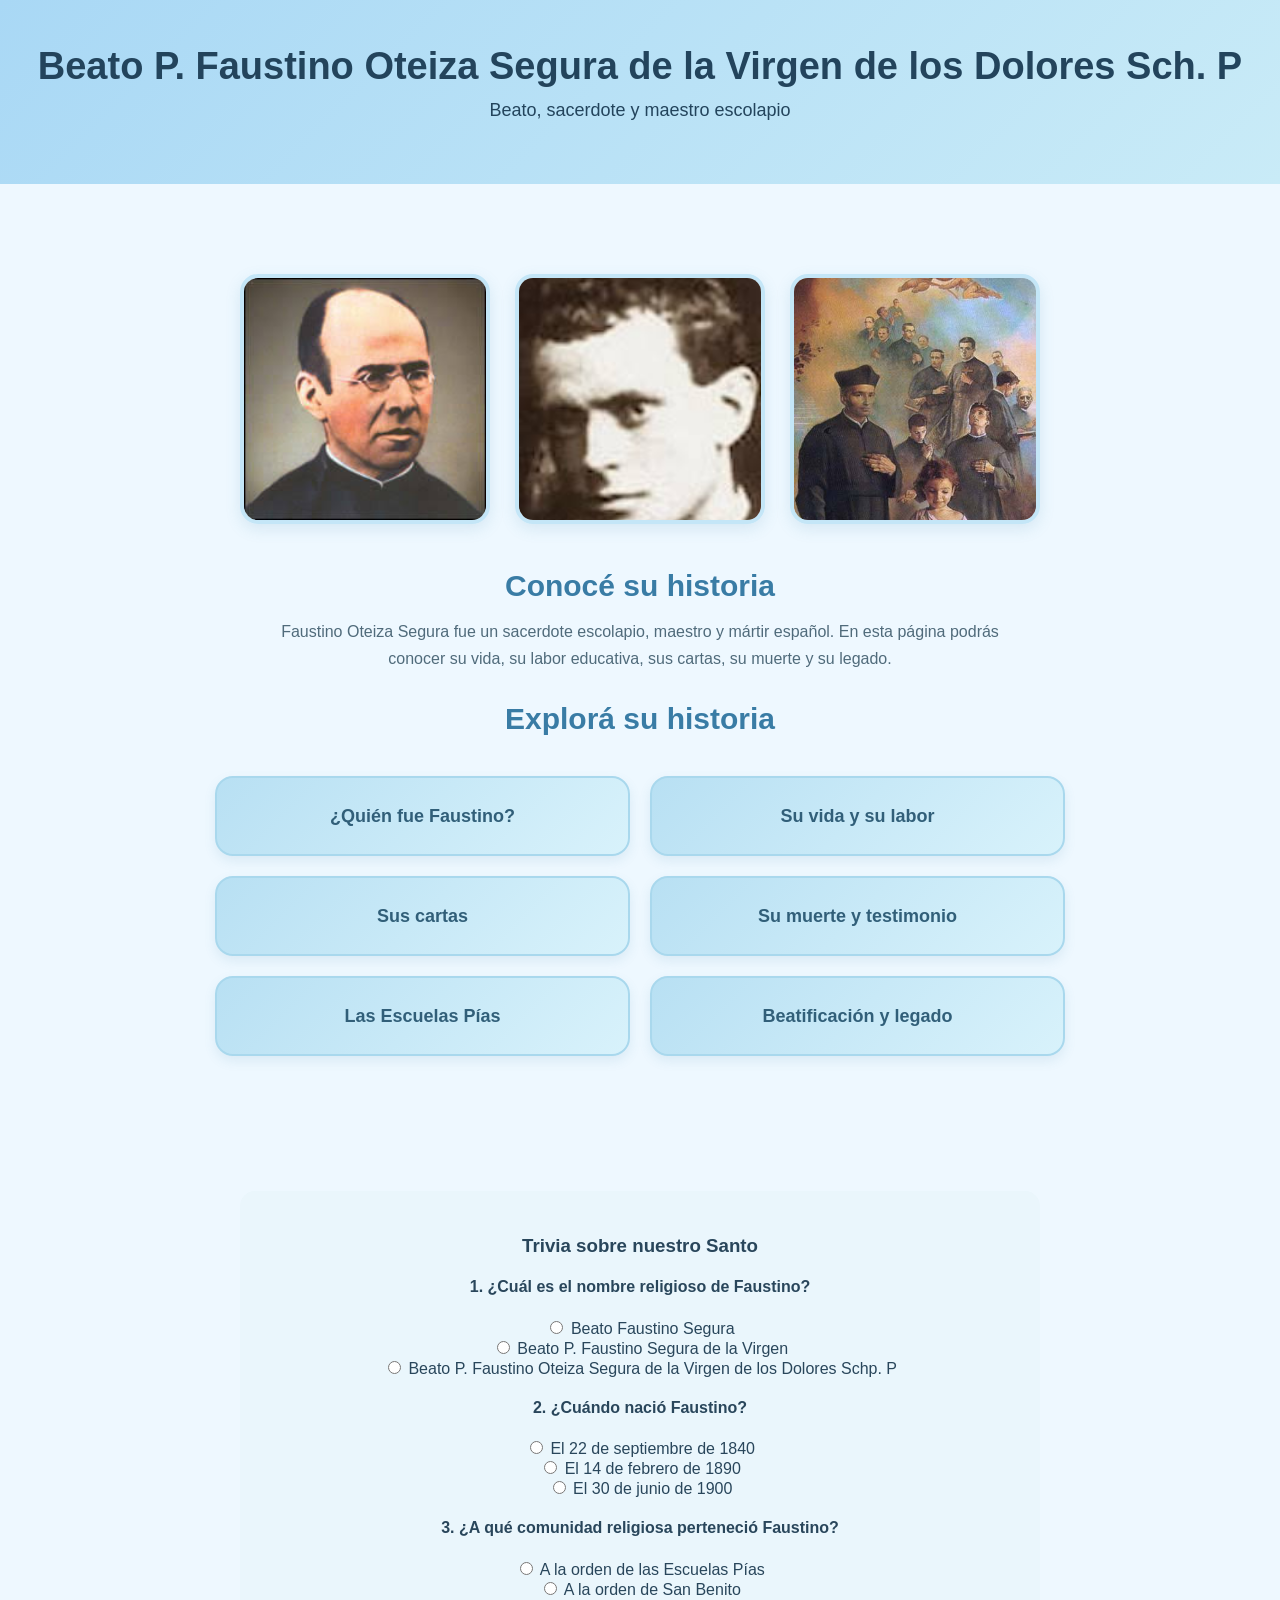
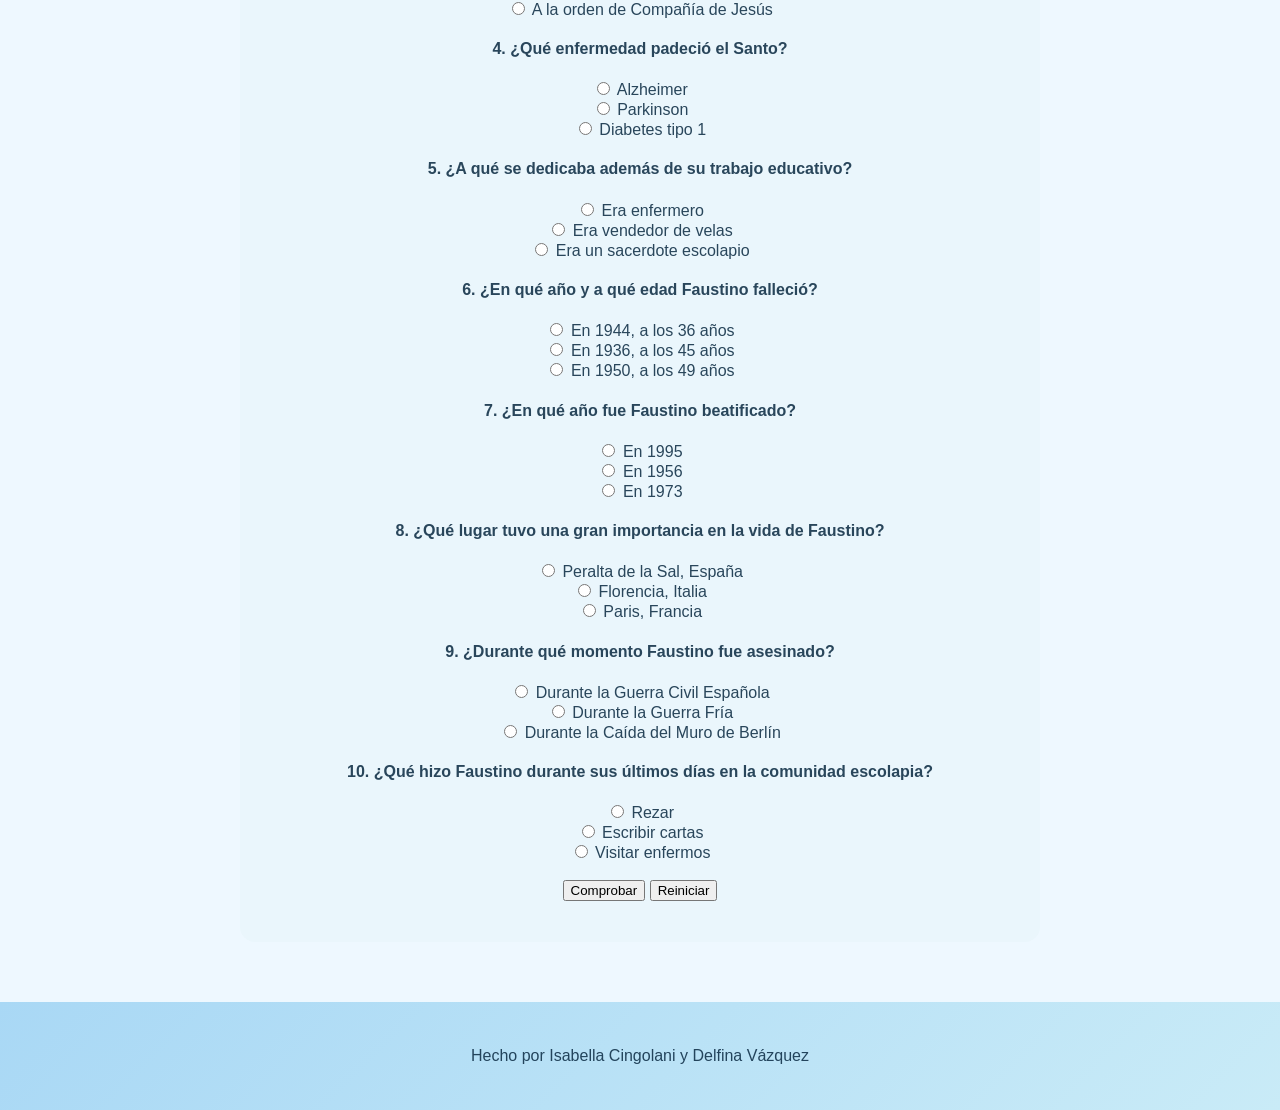
<file: index.html>
<!DOCTYPE html>
<html lang="es">
<head>
    <meta charset="UTF-8">
    <meta name="viewport" content="width=device-width, initial-scale=1.0">
    <title>Beato P. Faustino Oteiza Segura de la Virgen de los Dolores Sch. P</title>
    <link rel="stylesheet" href="css/styles.css">
</head>
<body>
     <header>
        <h1>Beato P. Faustino Oteiza Segura de la Virgen de los Dolores Sch. P</h1>
        <p>Beato, sacerdote y maestro escolapio</p>
    </header>

    <main class="inicio">
        <div class="imagenes-index">

        <img src="img/faustino oteiza segura.jfif" alt="Faustino Oteiza Segura" width 350>
        <img src="img/faustino oteiza segura 2.jfif" alt="Faustino Oteiza Segura" width 350>
        <img src="img/faustino oteiza segura 3.jfif" alt="Faustino Oteiza Segura" width 350>

        </div>

        <h2>Conocé su historia</h2>

        <p>
            Faustino Oteiza Segura fue un sacerdote escolapio,
            maestro y mártir español. En esta página podrás
            conocer su vida, su labor educativa, sus cartas,
            su muerte y su legado.
        </p>

    <h2>Explorá su historia</h2>

     <section class="menu-principal">

    <a href="pages/quien-fue.html">¿Quién fue Faustino?</a>

    <a href="pages/vida.html">Su vida y su labor</a>

    <a href="pages/cartas.html">Sus cartas</a>

    <a href="pages/muerte.html">Su muerte y testimonio</a>

    <a href="pages/escuelas-pias.html">Las Escuelas Pías</a>

    <a href="pages/legado.html">Beatificación y legado</a>

</section>

    </main>

    <div id="trivia">
      

    <h3>Trivia sobre nuestro Santo</h3>
    <h4>1. ¿Cuál es el nombre religioso de Faustino?</h4>
    <input type="radio" name="p1" value="a"> Beato Faustino Segura<br>
    <input type="radio" name="p1" value="b"> Beato P. Faustino Segura de la Virgen<br>
    <input type="radio" name="p1" value="c"> Beato P. Faustino Oteiza Segura de la Virgen de los Dolores Schp. P<br>
    <h4>2. ¿Cuándo nació Faustino?</h4>
    <input type="radio" name="p2" value="a"> El 22 de septiembre de 1840<br>
    <input type="radio" name="p2" value="b"> El 14 de febrero de 1890<br>
    <input type="radio" name="p2" value="c"> El 30 de junio de 1900<br>
    <h4>3. ¿A qué comunidad religiosa perteneció Faustino?</h4>
    <input type="radio" name="p3" value="a"> A la orden de las Escuelas Pías<br>
    <input type="radio" name="p3" value="b"> A la orden de San Benito<br>
    <input type="radio" name="p3" value="c"> A la orden de Compañía de Jesús<br>
    <h4>4. ¿Qué enfermedad padeció el Santo?</h4>
    <input type="radio" name="p4" value="a"> Alzheimer<br>
    <input type="radio" name="p4" value="b"> Parkinson<br>
    <input type="radio" name="p4" value="c"> Diabetes tipo 1<br>
    <h4>5. ¿A qué se dedicaba además de su trabajo educativo?</h4>
    <input type="radio" name="p5" value="a"> Era enfermero<br>
    <input type="radio" name="p5" value="b"> Era vendedor de velas<br>
    <input type="radio" name="p5" value="c"> Era un sacerdote escolapio<br>
    <h4>6. ¿En qué año y a qué edad Faustino falleció?</h4>
    <input type="radio" name="p6" value="a"> En 1944, a los 36 años<br>
    <input type="radio" name="p6" value="b"> En 1936, a los 45 años<br>
    <input type="radio" name="p6" value="c"> En 1950, a los 49 años<br>
    <h4>7. ¿En qué año fue Faustino beatificado?</h4>
    <input type="radio" name="p7" value="a"> En 1995 <br>
    <input type="radio" name="p7" value="b"> En 1956 <br>
    <input type="radio" name="p7" value="c"> En 1973 <br>
    <h4>8. ¿Qué lugar tuvo una gran importancia en la vida de Faustino?</h4>
    <input type="radio" name="p8" value="a"> Peralta de la Sal, España <br>
    <input type="radio" name="p8" value="b"> Florencia, Italia <br>
    <input type="radio" name="p8" value="c"> Paris, Francia<br>
    <h4>9. ¿Durante qué momento Faustino fue asesinado?</h4>
    <input type="radio" name="p9" value="a"> Durante la Guerra Civil Española <br>
    <input type="radio" name="p9" value="b"> Durante la Guerra Fría <br>
    <input type="radio" name="p9" value="c"> Durante la Caída del Muro de Berlín<br>
    <h4>10. ¿Qué hizo Faustino durante sus últimos días en la comunidad escolapia?</h4>
    <input type="radio" name="p10" value="a"> Rezar <br>
    <input type="radio" name="p10" value="b"> Escribir cartas<br>
    <input type="radio" name="p10" value="c"> Visitar enfermos<br>
    <br>
    <button id="comprobar" type="button">Comprobar</button>
    <button id="reiniciar" type="button">Reiniciar</button>
    <p id="resultado"></p>
    </div>
    <script src="./js/trivia.js"></script>

    <footer>
        <p>Hecho por Isabella Cingolani y Delfina Vázquez</p>
    </footer>

</body>
</html>
</file>
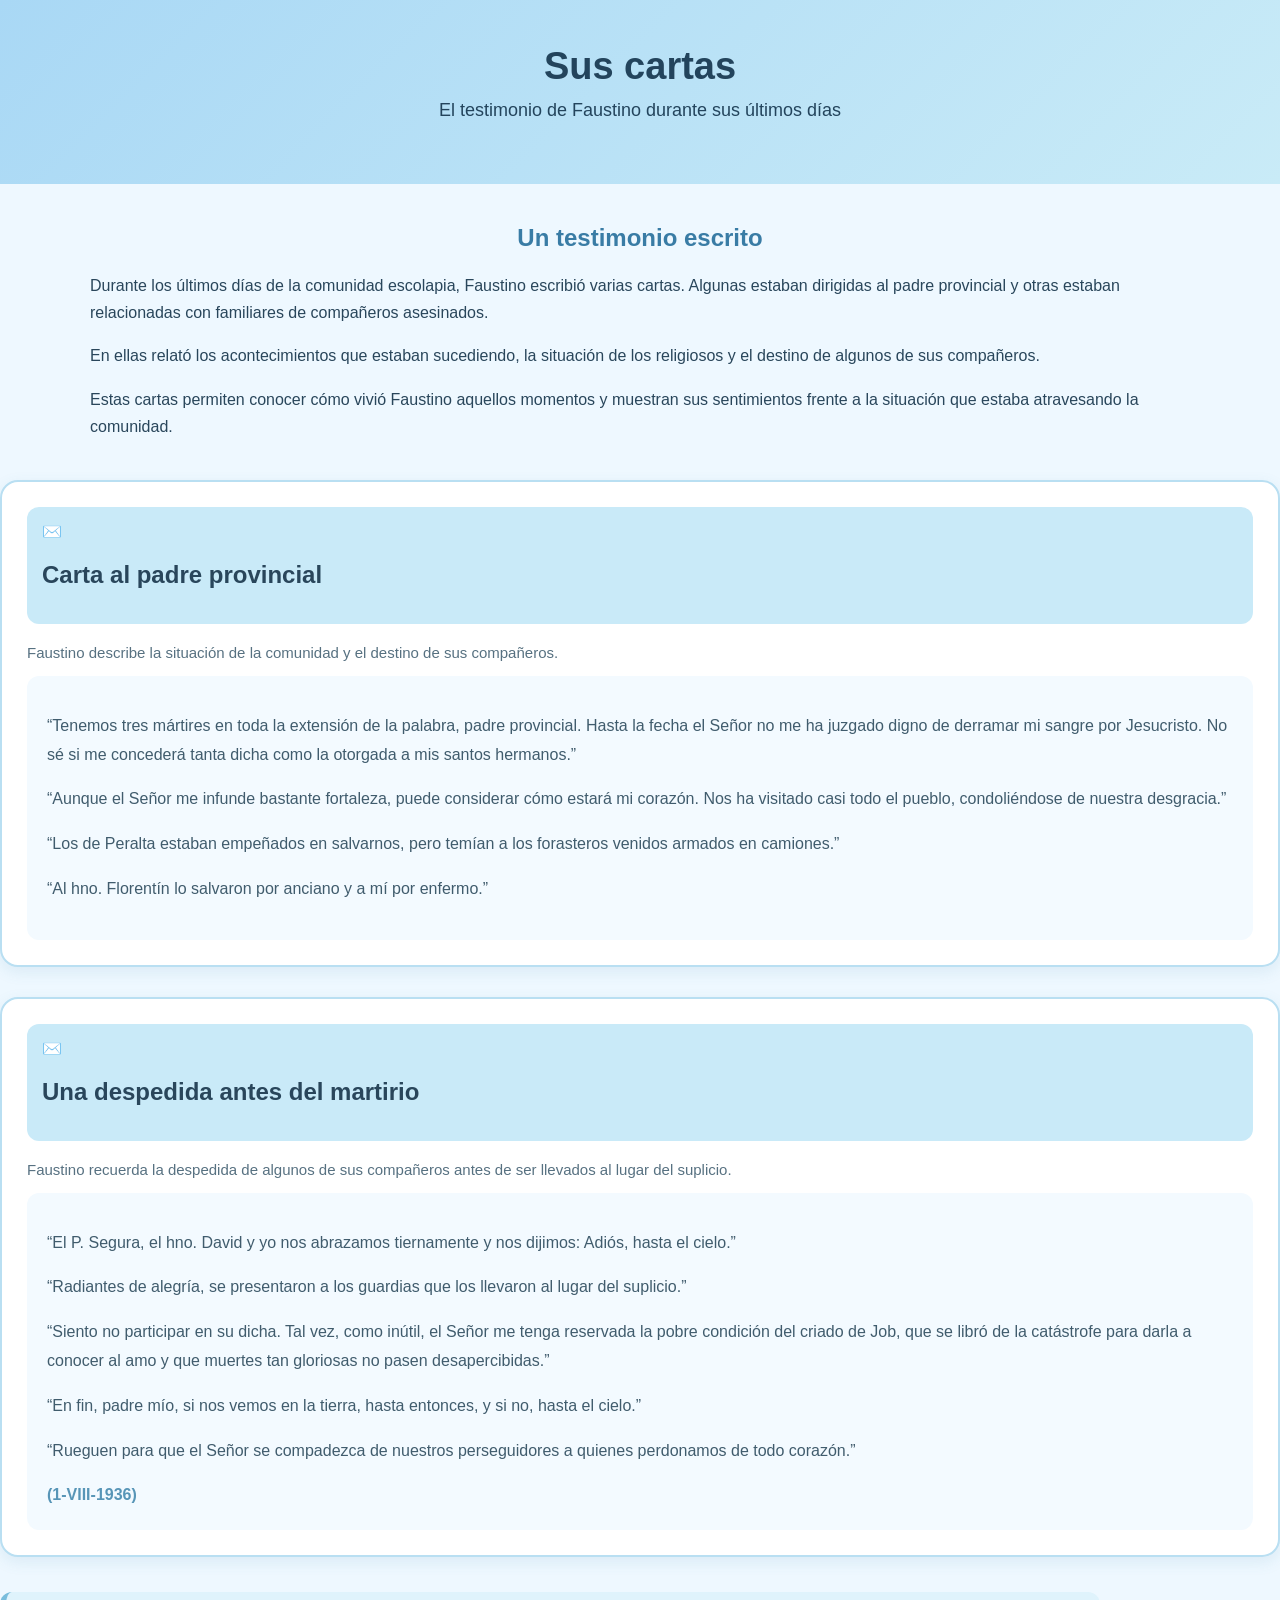
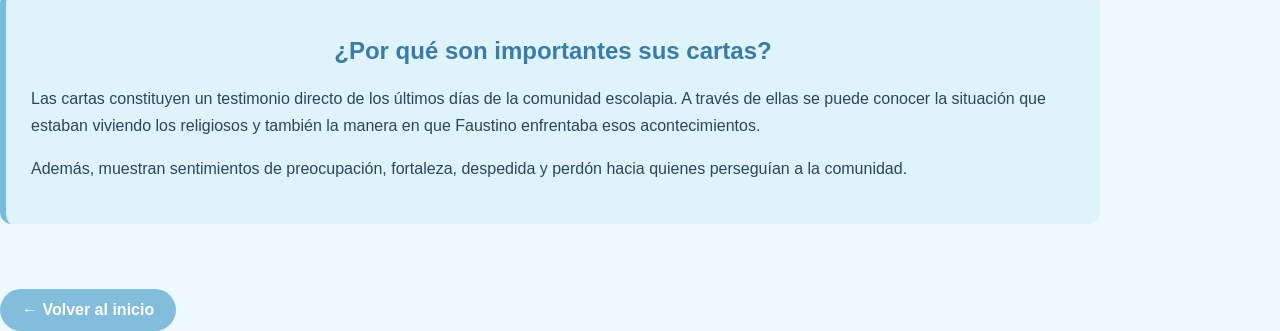
<file: pages/cartas.html>
<!DOCTYPE html>
<html lang="es">
<head>
    <meta charset="UTF-8">
    <meta name="viewport" content="width=device-width, initial-scale=1.0">
    <title>Sus cartas</title>
    <link rel="stylesheet" href="../css/styles.css">
</head>

<body>

    <header>
        <h1>Sus cartas</h1>
        <p>El testimonio de Faustino durante sus últimos días</p>
    </header>

    <main>

        <section class="contenido">

            <h2>Un testimonio escrito</h2>

            <p>
                Durante los últimos días de la comunidad escolapia, Faustino
                escribió varias cartas. Algunas estaban dirigidas al padre
                provincial y otras estaban relacionadas con familiares de
                compañeros asesinados.
            </p>

            <p>
                En ellas relató los acontecimientos que estaban sucediendo,
                la situación de los religiosos y el destino de algunos de sus
                compañeros.
            </p>

            <p>
                Estas cartas permiten conocer cómo vivió Faustino aquellos
                momentos y muestran sus sentimientos frente a la situación
                que estaba atravesando la comunidad.
            </p>

        </section>


        <section class="cartas-container">

            <article class="card-carta">

                <div class="card-carta-header">
                    <span>✉️</span>
                    <h2>Carta al padre provincial</h2>
                </div>

                <p class="descripcion-carta">
                    Faustino describe la situación de la comunidad y el
                    destino de sus compañeros.
                </p>

                <div class="carta-texto">

                    <p>
                        “Tenemos tres mártires en toda la extensión de la
                        palabra, padre provincial. Hasta la fecha el Señor no
                        me ha juzgado digno de derramar mi sangre por Jesucristo.
                        No sé si me concederá tanta dicha como la otorgada a
                        mis santos hermanos.”
                    </p>

                    <p>
                        “Aunque el Señor me infunde bastante fortaleza, puede
                        considerar cómo estará mi corazón. Nos ha visitado casi
                        todo el pueblo, condoliéndose de nuestra desgracia.”
                    </p>

                    <p>
                        “Los de Peralta estaban empeñados en salvarnos, pero
                        temían a los forasteros venidos armados en camiones.”
                    </p>

                    <p>
                        “Al hno. Florentín lo salvaron por anciano y a mí por
                        enfermo.”
                    </p>

                </div>

            </article>


            <article class="card-carta">

                <div class="card-carta-header">
                    <span>✉️</span>
                    <h2>Una despedida antes del martirio</h2>
                </div>

                <p class="descripcion-carta">
                    Faustino recuerda la despedida de algunos de sus
                    compañeros antes de ser llevados al lugar del suplicio.
                </p>

                <div class="carta-texto">

                    <p>
                        “El P. Segura, el hno. David y yo nos abrazamos
                        tiernamente y nos dijimos: Adiós, hasta el cielo.”
                    </p>

                    <p>
                        “Radiantes de alegría, se presentaron a los guardias
                        que los llevaron al lugar del suplicio.”
                    </p>

                    <p>
                        “Siento no participar en su dicha. Tal vez, como
                        inútil, el Señor me tenga reservada la pobre condición
                        del criado de Job, que se libró de la catástrofe para
                        darla a conocer al amo y que muertes tan gloriosas no
                        pasen desapercibidas.”
                    </p>

                    <p>
                        “En fin, padre mío, si nos vemos en la tierra, hasta
                        entonces, y si no, hasta el cielo.”
                    </p>

                    <p>
                        “Rueguen para que el Señor se compadezca de nuestros
                        perseguidores a quienes perdonamos de todo corazón.”
                    </p>

                    <span class="fecha-carta">(1-VIII-1936)</span>

                </div>

            </article>

        </section>


        <section class="contenido destacado">

            <h2>¿Por qué son importantes sus cartas?</h2>

            <p>
                Las cartas constituyen un testimonio directo de los últimos
                días de la comunidad escolapia. A través de ellas se puede
                conocer la situación que estaban viviendo los religiosos y
                también la manera en que Faustino enfrentaba esos
                acontecimientos.
            </p>

            <p>
                Además, muestran sentimientos de preocupación, fortaleza,
                despedida y perdón hacia quienes perseguían a la comunidad.
            </p>

        </section>


        <a class="boton-volver" href="../index.html">
            ← Volver al inicio
        </a>

    </main>

</body>
</html>
</file>
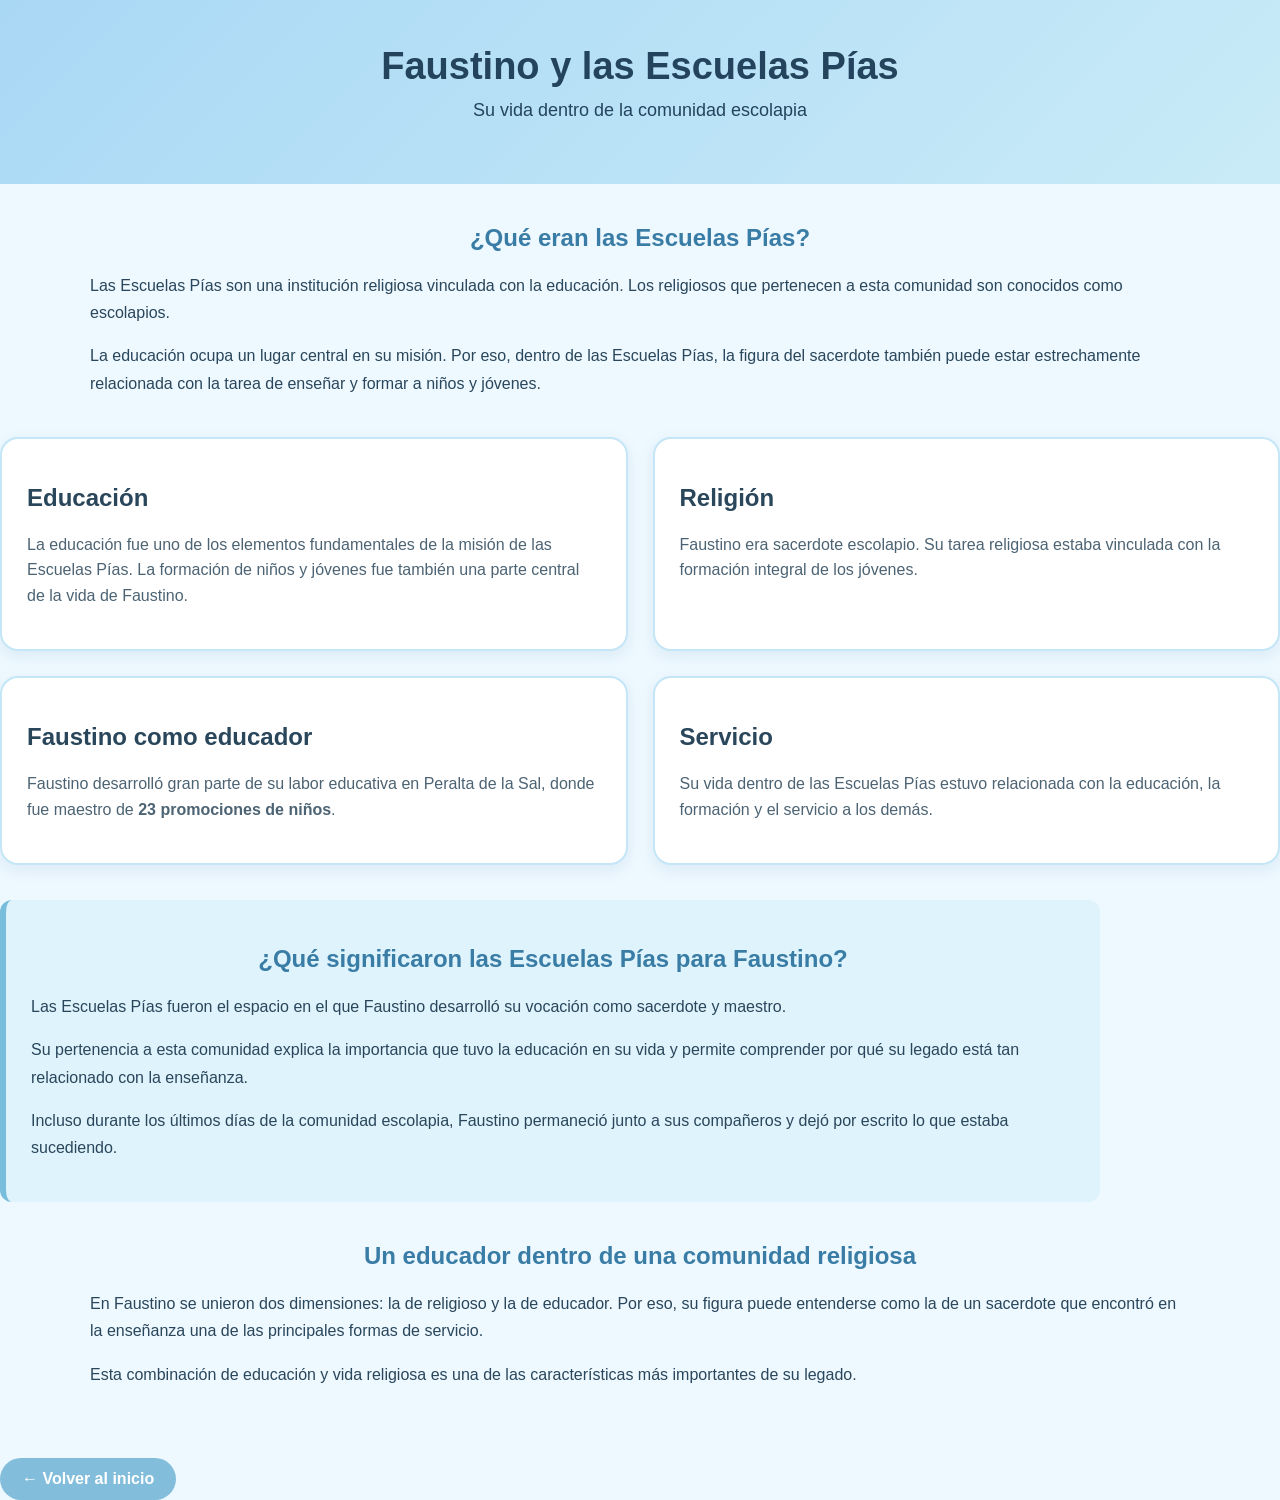
<file: pages/escuelas-pias.html>
<!DOCTYPE html>
<html lang="es">
<head>
    <meta charset="UTF-8">
    <meta name="viewport" content="width=device-width, initial-scale=1.0">
    <title>Faustino y las Escuelas Pías</title>
    <link rel="stylesheet" href="../css/styles.css">
</head>

<body>

    <header>
        <h1>Faustino y las Escuelas Pías</h1>
        <p>Su vida dentro de la comunidad escolapia</p>
    </header>

    <main>

        <section class="contenido">

            <h2>¿Qué eran las Escuelas Pías?</h2>

            <p>
                Las Escuelas Pías son una institución religiosa vinculada con
                la educación. Los religiosos que pertenecen a esta comunidad
                son conocidos como escolapios.
            </p>

            <p>
                La educación ocupa un lugar central en su misión. Por eso,
                dentro de las Escuelas Pías, la figura del sacerdote también
                puede estar estrechamente relacionada con la tarea de enseñar
                y formar a niños y jóvenes.
            </p>

        </section>


        <section class="cards-container">

            <article class="card">
                <h2>Educación</h2>

                <p>
                    La educación fue uno de los elementos fundamentales de la
                    misión de las Escuelas Pías. La formación de niños y
                    jóvenes fue también una parte central de la vida de
                    Faustino.
                </p>
            </article>


            <article class="card">
                <h2>Religión</h2>

                <p>
                    Faustino era sacerdote escolapio. Su tarea religiosa
                    estaba vinculada con la formación integral de los jóvenes.
                </p>
            </article>


            <article class="card">
                <h2>Faustino como educador</h2>

                <p>
                    Faustino desarrolló gran parte de su labor educativa en
                    Peralta de la Sal, donde fue maestro de
                    <strong>23 promociones de niños</strong>.
                </p>
            </article>


            <article class="card">
                <h2>Servicio</h2>

                <p>
                    Su vida dentro de las Escuelas Pías estuvo relacionada con
                    la educación, la formación y el servicio a los demás.
                </p>
            </article>

        </section>


        <section class="contenido destacado">

            <h2>¿Qué significaron las Escuelas Pías para Faustino?</h2>

            <p>
                Las Escuelas Pías fueron el espacio en el que Faustino
                desarrolló su vocación como sacerdote y maestro.
            </p>

            <p>
                Su pertenencia a esta comunidad explica la importancia que
                tuvo la educación en su vida y permite comprender por qué su
                legado está tan relacionado con la enseñanza.
            </p>

            <p>
                Incluso durante los últimos días de la comunidad escolapia,
                Faustino permaneció junto a sus compañeros y dejó por escrito
                lo que estaba sucediendo.
            </p>

        </section>


        <section class="contenido">

            <h2>Un educador dentro de una comunidad religiosa</h2>

            <p>
                En Faustino se unieron dos dimensiones: la de religioso y la
                de educador. Por eso, su figura puede entenderse como la de
                un sacerdote que encontró en la enseñanza una de las
                principales formas de servicio.
            </p>

            <p>
                Esta combinación de educación y vida religiosa es una de las
                características más importantes de su legado.
            </p>

        </section>


        <a class="boton-volver" href=""../index.html"">
            ← Volver al inicio
        </a>

    </main>

</body>
</html>
</file>
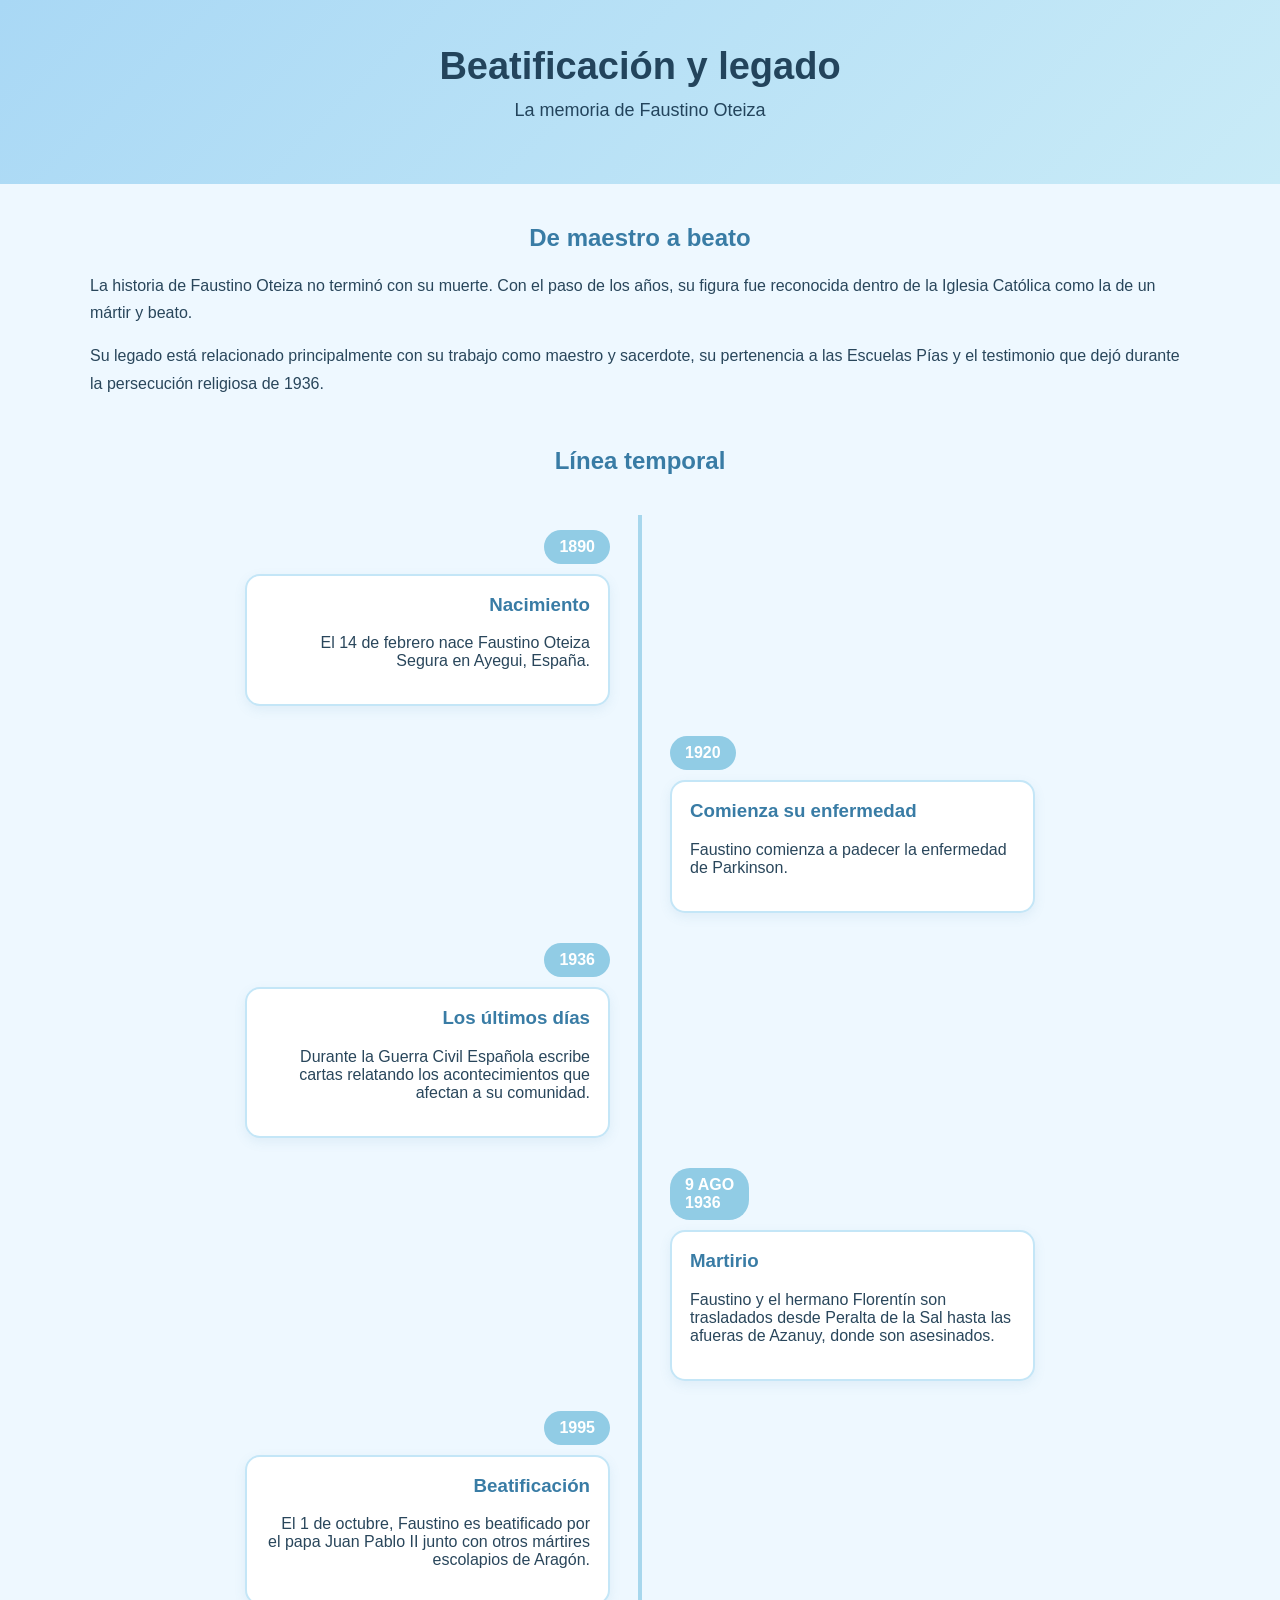
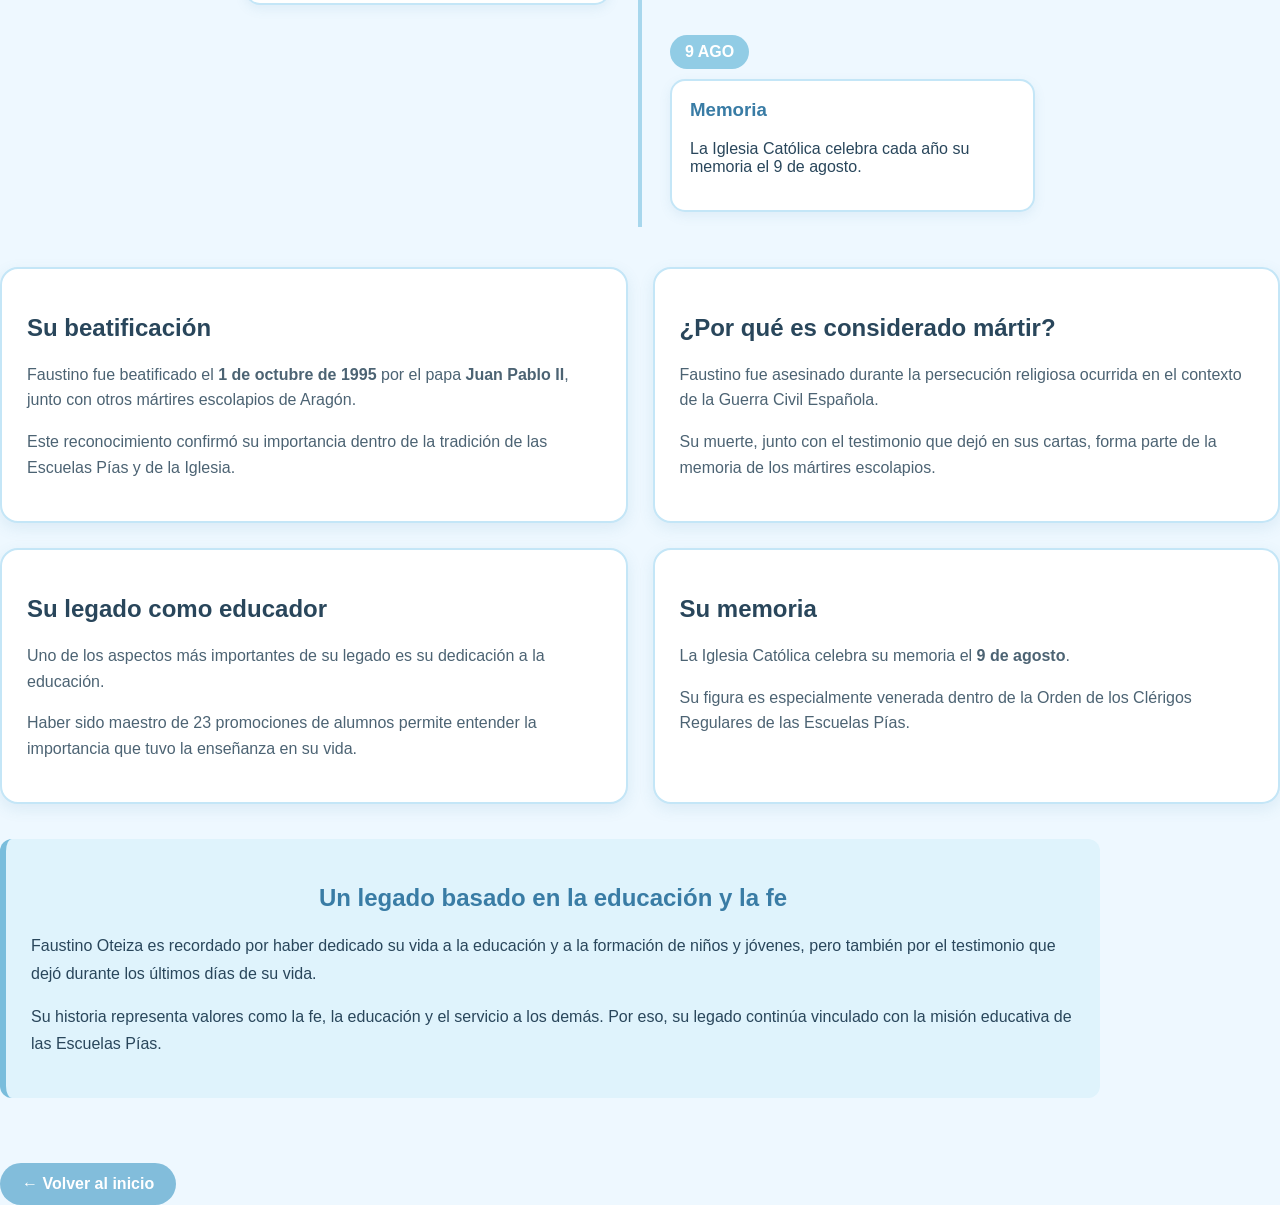
<file: pages/legado.html>
<!DOCTYPE html>
<html lang="es">
<head>
    <meta charset="UTF-8">
    <meta name="viewport" content="width=device-width, initial-scale=1.0">
    <title>Beatificación y legado</title>
    <link rel="stylesheet" href="../css/styles.css">
</head>

<body>

    <header>
        <h1>Beatificación y legado</h1>
        <p>La memoria de Faustino Oteiza</p>
    </header>

    <main>

        <section class="contenido">

            <h2>De maestro a beato</h2>

            <p>
                La historia de Faustino Oteiza no terminó con su muerte.
                Con el paso de los años, su figura fue reconocida dentro de
                la Iglesia Católica como la de un mártir y beato.
            </p>

            <p>
                Su legado está relacionado principalmente con su trabajo como
                maestro y sacerdote, su pertenencia a las Escuelas Pías y el
                testimonio que dejó durante la persecución religiosa de 1936.
            </p>

        </section>


        <section class="timeline-section">

            <h2>Línea temporal</h2>

            <div class="timeline">

                <div class="timeline-item">

                    <div class="timeline-year">1890</div>

                    <div class="timeline-content">

                        <h3>Nacimiento</h3>

                        <p>
                            El 14 de febrero nace Faustino Oteiza Segura
                            en Ayegui, España.
                        </p>

                    </div>

                </div>


                <div class="timeline-item">

                    <div class="timeline-year">1920</div>

                    <div class="timeline-content">

                        <h3>Comienza su enfermedad</h3>

                        <p>
                            Faustino comienza a padecer la enfermedad de
                            Parkinson.
                        </p>

                    </div>

                </div>


                <div class="timeline-item">

                    <div class="timeline-year">1936</div>

                    <div class="timeline-content">

                        <h3>Los últimos días</h3>

                        <p>
                            Durante la Guerra Civil Española escribe cartas
                            relatando los acontecimientos que afectan a su
                            comunidad.
                        </p>

                    </div>

                </div>


                <div class="timeline-item">

                    <div class="timeline-year">9 AGO<br>1936</div>

                    <div class="timeline-content">

                        <h3>Martirio</h3>

                        <p>
                            Faustino y el hermano Florentín son trasladados
                            desde Peralta de la Sal hasta las afueras de
                            Azanuy, donde son asesinados.
                        </p>

                    </div>

                </div>


                <div class="timeline-item">

                    <div class="timeline-year">1995</div>

                    <div class="timeline-content">

                        <h3>Beatificación</h3>

                        <p>
                            El 1 de octubre, Faustino es beatificado por el
                            papa Juan Pablo II junto con otros mártires
                            escolapios de Aragón.
                        </p>

                    </div>

                </div>


                <div class="timeline-item">

                    <div class="timeline-year">9 AGO</div>

                    <div class="timeline-content">

                        <h3>Memoria</h3>

                        <p>
                            La Iglesia Católica celebra cada año su memoria
                            el 9 de agosto.
                        </p>

                    </div>

                </div>

            </div>

        </section>


        <section class="cards-container">

            <article class="card">

                <h2>Su beatificación</h2>

                <p>
                    Faustino fue beatificado el
                    <strong>1 de octubre de 1995</strong> por el papa
                    <strong>Juan Pablo II</strong>, junto con otros mártires
                    escolapios de Aragón.
                </p>

                <p>
                    Este reconocimiento confirmó su importancia dentro de la
                    tradición de las Escuelas Pías y de la Iglesia.
                </p>

            </article>


            <article class="card">

                <h2>¿Por qué es considerado mártir?</h2>

                <p>
                    Faustino fue asesinado durante la persecución religiosa
                    ocurrida en el contexto de la Guerra Civil Española.
                </p>

                <p>
                    Su muerte, junto con el testimonio que dejó en sus cartas,
                    forma parte de la memoria de los mártires escolapios.
                </p>

            </article>


            <article class="card">

                <h2>Su legado como educador</h2>

                <p>
                    Uno de los aspectos más importantes de su legado es su
                    dedicación a la educación.
                </p>

                <p>
                    Haber sido maestro de 23 promociones de alumnos permite
                    entender la importancia que tuvo la enseñanza en su vida.
                </p>

            </article>


            <article class="card">

                <h2>Su memoria</h2>

                <p>
                    La Iglesia Católica celebra su memoria el
                    <strong>9 de agosto</strong>.
                </p>

                <p>
                    Su figura es especialmente venerada dentro de la Orden de
                    los Clérigos Regulares de las Escuelas Pías.
                </p>

            </article>

        </section>


        <section class="contenido destacado">

            <h2>Un legado basado en la educación y la fe</h2>

            <p>
                Faustino Oteiza es recordado por haber dedicado su vida a la
                educación y a la formación de niños y jóvenes, pero también
                por el testimonio que dejó durante los últimos días de su
                vida.
            </p>

            <p>
                Su historia representa valores como la fe, la educación y el
                servicio a los demás. Por eso, su legado continúa vinculado
                con la misión educativa de las Escuelas Pías.
            </p>

        </section>


        <a class="boton-volver" href="../index.html">
            ← Volver al inicio
        </a>

    </main>

</body>
</html>
</file>
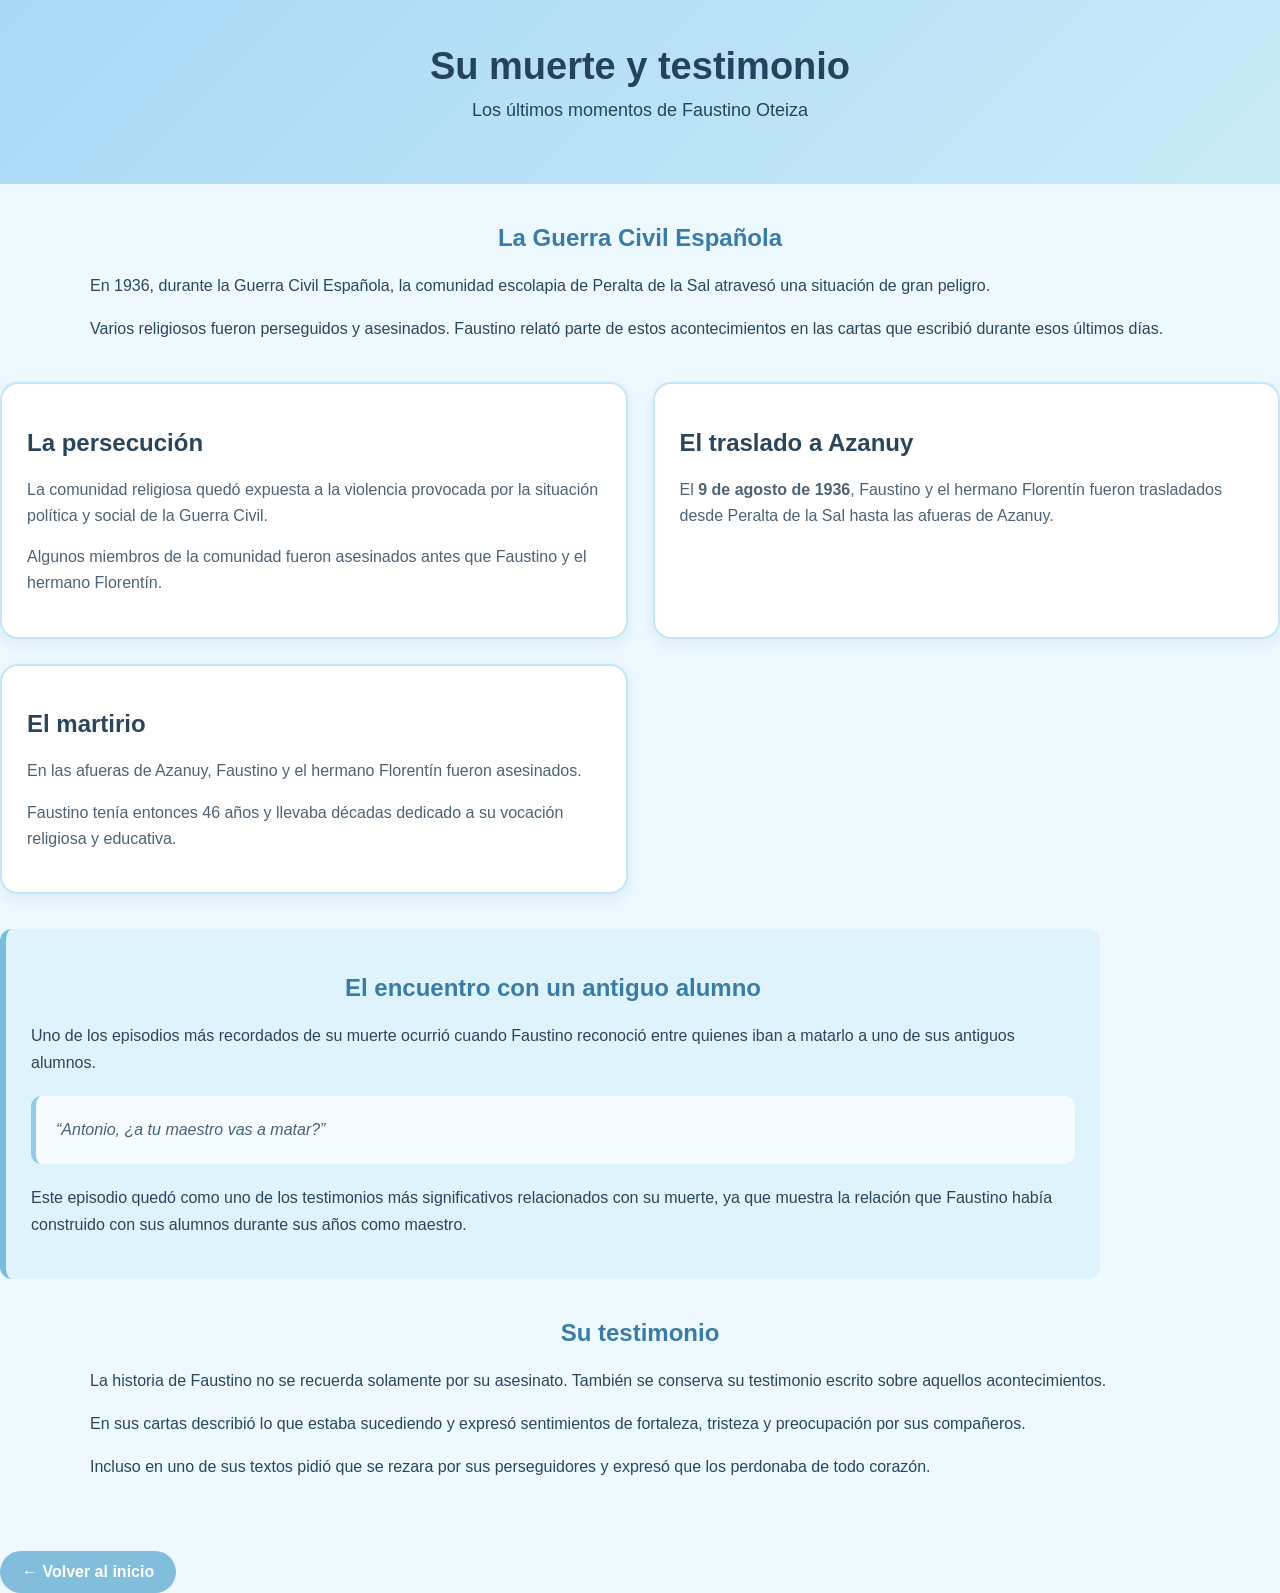
<file: pages/muerte.html>
<!DOCTYPE html>
<html lang="es">
<head>
    <meta charset="UTF-8">
    <meta name="viewport" content="width=device-width, initial-scale=1.0">
    <title>Su muerte y testimonio</title>
    <link rel="stylesheet" href="../css/styles.css">
</head>

<body>

    <header>
        <h1>Su muerte y testimonio</h1>
        <p>Los últimos momentos de Faustino Oteiza</p>
    </header>

    <main>

        <section class="contenido">

            <h2>La Guerra Civil Española</h2>

            <p>
                En 1936, durante la Guerra Civil Española, la comunidad
                escolapia de Peralta de la Sal atravesó una situación de gran
                peligro.
            </p>

            <p>
                Varios religiosos fueron perseguidos y asesinados. Faustino
                relató parte de estos acontecimientos en las cartas que
                escribió durante esos últimos días.
            </p>

        </section>


        <section class="cards-container">

            <article class="card">
                <h2>La persecución</h2>

                <p>
                    La comunidad religiosa quedó expuesta a la violencia
                    provocada por la situación política y social de la Guerra
                    Civil.
                </p>

                <p>
                    Algunos miembros de la comunidad fueron asesinados antes
                    que Faustino y el hermano Florentín.
                </p>
            </article>


            <article class="card">
                <h2>El traslado a Azanuy</h2>

                <p>
                    El <strong>9 de agosto de 1936</strong>, Faustino y el
                    hermano Florentín fueron trasladados desde Peralta de la
                    Sal hasta las afueras de Azanuy.
                </p>
            </article>


            <article class="card">
                <h2>El martirio</h2>

                <p>
                    En las afueras de Azanuy, Faustino y el hermano Florentín
                    fueron asesinados.
                </p>

                <p>
                    Faustino tenía entonces 46 años y llevaba décadas
                    dedicado a su vocación religiosa y educativa.
                </p>
            </article>

        </section>


        <section class="contenido destacado">

            <h2>El encuentro con un antiguo alumno</h2>

            <p>
                Uno de los episodios más recordados de su muerte ocurrió
                cuando Faustino reconoció entre quienes iban a matarlo a uno
                de sus antiguos alumnos.
            </p>

            <blockquote>
                “Antonio, ¿a tu maestro vas a matar?”
            </blockquote>

            <p>
                Este episodio quedó como uno de los testimonios más
                significativos relacionados con su muerte, ya que muestra la
                relación que Faustino había construido con sus alumnos durante
                sus años como maestro.
            </p>

        </section>


        <section class="contenido">

            <h2>Su testimonio</h2>

            <p>
                La historia de Faustino no se recuerda solamente por su
                asesinato. También se conserva su testimonio escrito sobre
                aquellos acontecimientos.
            </p>

            <p>
                En sus cartas describió lo que estaba sucediendo y expresó
                sentimientos de fortaleza, tristeza y preocupación por sus
                compañeros.
            </p>

            <p>
                Incluso en uno de sus textos pidió que se rezara por sus
                perseguidores y expresó que los perdonaba de todo corazón.
            </p>

        </section>


        <a class="boton-volver" href="../index.html">
            ← Volver al inicio
        </a>

    </main>

</body>
</html>
</file>
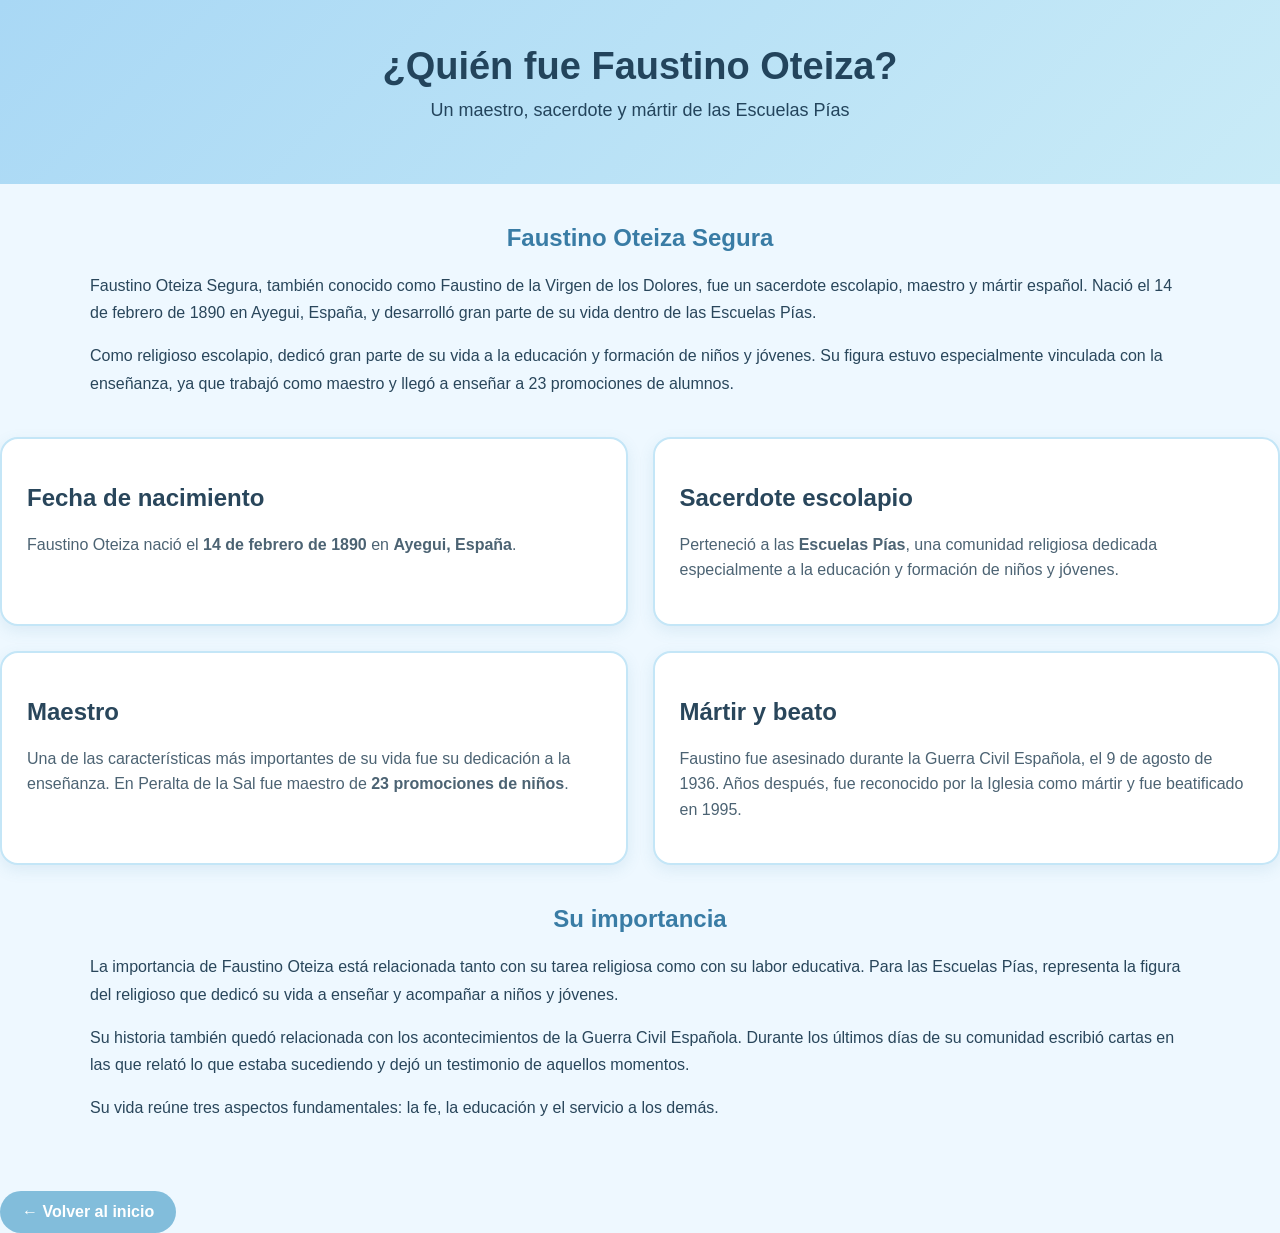
<file: pages/quien-fue.html>
<!DOCTYPE html>
<html lang="es">
<head>
    <meta charset="UTF-8">
    <meta name="viewport" content="width=device-width, initial-scale=1.0">
    <title>¿Quién fue Faustino Oteiza?</title>
    <link rel="stylesheet" href="../css/styles.css">
</head>

<body>

    <header>
        <h1>¿Quién fue Faustino Oteiza?</h1>
        <p>Un maestro, sacerdote y mártir de las Escuelas Pías</p>
    </header>

    <main>

        <section class="contenido">

            <h2>Faustino Oteiza Segura</h2>

            <p>
                Faustino Oteiza Segura, también conocido como Faustino de la
                Virgen de los Dolores, fue un sacerdote escolapio, maestro y
                mártir español. Nació el 14 de febrero de 1890 en Ayegui,
                España, y desarrolló gran parte de su vida dentro de las
                Escuelas Pías.
            </p>

            <p>
                Como religioso escolapio, dedicó gran parte de su vida a la
                educación y formación de niños y jóvenes. Su figura estuvo
                especialmente vinculada con la enseñanza, ya que trabajó como
                maestro y llegó a enseñar a 23 promociones de alumnos.
            </p>

        </section>


        <section class="cards-container">

            <article class="card">
                <h2>Fecha de nacimiento</h2>

                <p>
                    Faustino Oteiza nació el
                    <strong>14 de febrero de 1890</strong>
                    en <strong>Ayegui, España</strong>.
                </p>
            </article>


            <article class="card">
                <h2>Sacerdote escolapio</h2>

                <p>
                    Perteneció a las <strong>Escuelas Pías</strong>, una
                    comunidad religiosa dedicada especialmente a la educación
                    y formación de niños y jóvenes.
                </p>
            </article>


            <article class="card">
                <h2>Maestro</h2>

                <p>
                    Una de las características más importantes de su vida fue
                    su dedicación a la enseñanza. En Peralta de la Sal fue
                    maestro de <strong>23 promociones de niños</strong>.
                </p>
            </article>


            <article class="card">
                <h2>Mártir y beato</h2>

                <p>
                    Faustino fue asesinado durante la Guerra Civil Española,
                    el 9 de agosto de 1936. Años después, fue reconocido por
                    la Iglesia como mártir y fue beatificado en 1995.
                </p>
            </article>

        </section>


        <section class="contenido">

            <h2>Su importancia</h2>

            <p>
                La importancia de Faustino Oteiza está relacionada tanto con
                su tarea religiosa como con su labor educativa. Para las
                Escuelas Pías, representa la figura del religioso que dedicó
                su vida a enseñar y acompañar a niños y jóvenes.
            </p>

            <p>
                Su historia también quedó relacionada con los acontecimientos
                de la Guerra Civil Española. Durante los últimos días de su
                comunidad escribió cartas en las que relató lo que estaba
                sucediendo y dejó un testimonio de aquellos momentos.
            </p>

            <p>
                Su vida reúne tres aspectos fundamentales: la fe, la
                educación y el servicio a los demás.
            </p>

        </section>


        <a class="boton-volver" href="../index.html">
            ← Volver al inicio
        </a>

    </main>

</body>
</html>
</file>
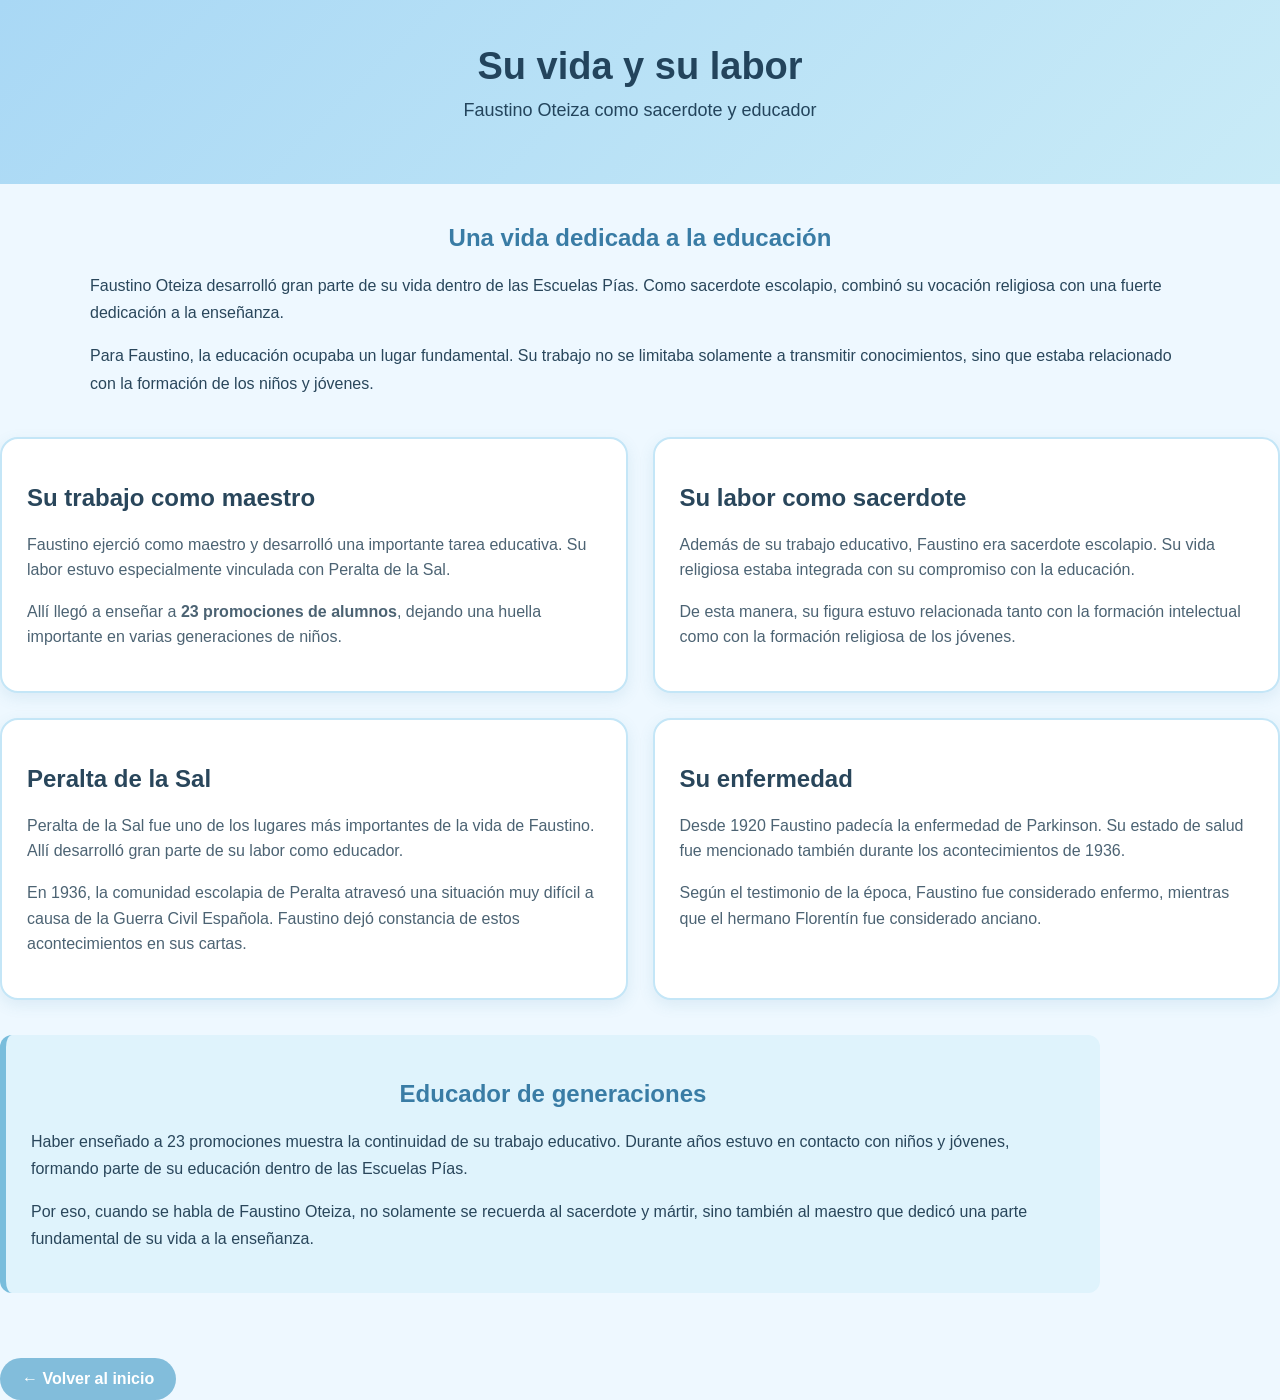
<file: pages/vida.html>
<!DOCTYPE html>
<html lang="es">
<head>
    <meta charset="UTF-8">
    <meta name="viewport" content="width=device-width, initial-scale=1.0">
    <title>Su vida y su labor</title>
    <link rel="stylesheet" href="../css/styles.css">
</head>

<body>

    <header>
        <h1>Su vida y su labor</h1>
        <p>Faustino Oteiza como sacerdote y educador</p>
    </header>

    <main>

        <section class="contenido">

            <h2>Una vida dedicada a la educación</h2>

            <p>
                Faustino Oteiza desarrolló gran parte de su vida dentro de las
                Escuelas Pías. Como sacerdote escolapio, combinó su vocación
                religiosa con una fuerte dedicación a la enseñanza.
            </p>

            <p>
                Para Faustino, la educación ocupaba un lugar fundamental.
                Su trabajo no se limitaba solamente a transmitir conocimientos,
                sino que estaba relacionado con la formación de los niños y
                jóvenes.
            </p>

        </section>


        <section class="cards-container">

            <article class="card">
                <h2>Su trabajo como maestro</h2>

                <p>
                    Faustino ejerció como maestro y desarrolló una importante
                    tarea educativa. Su labor estuvo especialmente vinculada
                    con Peralta de la Sal.
                </p>

                <p>
                    Allí llegó a enseñar a
                    <strong>23 promociones de alumnos</strong>, dejando una
                    huella importante en varias generaciones de niños.
                </p>
            </article>


            <article class="card">
                <h2>Su labor como sacerdote</h2>

                <p>
                    Además de su trabajo educativo, Faustino era sacerdote
                    escolapio. Su vida religiosa estaba integrada con su
                    compromiso con la educación.
                </p>

                <p>
                    De esta manera, su figura estuvo relacionada tanto con la
                    formación intelectual como con la formación religiosa de
                    los jóvenes.
                </p>
            </article>


            <article class="card">
                <h2>Peralta de la Sal</h2>

                <p>
                    Peralta de la Sal fue uno de los lugares más importantes
                    de la vida de Faustino. Allí desarrolló gran parte de su
                    labor como educador.
                </p>

                <p>
                    En 1936, la comunidad escolapia de Peralta atravesó una
                    situación muy difícil a causa de la Guerra Civil Española.
                    Faustino dejó constancia de estos acontecimientos en sus
                    cartas.
                </p>
            </article>


            <article class="card">
                <h2>Su enfermedad</h2>

                <p>
                    Desde 1920 Faustino padecía la enfermedad de Parkinson.
                    Su estado de salud fue mencionado también durante los
                    acontecimientos de 1936.
                </p>

                <p>
                    Según el testimonio de la época, Faustino fue considerado
                    enfermo, mientras que el hermano Florentín fue considerado
                    anciano.
                </p>
            </article>

        </section>


        <section class="contenido destacado">

            <h2>Educador de generaciones</h2>

            <p>
                Haber enseñado a 23 promociones muestra la continuidad de su
                trabajo educativo. Durante años estuvo en contacto con niños
                y jóvenes, formando parte de su educación dentro de las
                Escuelas Pías.
            </p>

            <p>
                Por eso, cuando se habla de Faustino Oteiza, no solamente se
                recuerda al sacerdote y mártir, sino también al maestro que
                dedicó una parte fundamental de su vida a la enseñanza.
            </p>

        </section>


        <a class="boton-volver" href="../index.html">
            ← Volver al inicio
        </a>

    </main>

</body>
</html>
</file>
<file: css/styles.css>
* {
    box-sizing: border-box;
}

html {
    scroll-behavior: smooth;
}

body {
    margin: 0;
    padding: 0;
    font-family: Arial, Helvetica, sans-serif;
    background-color: #eef8ff;
    color: #29465b;
}

header {
    width: 100%;
    margin: 0;
    padding: 45px 20px;

    background: linear-gradient(135deg, #a9d8f5, #c9ebf7);

    text-align: center;
    color: #23445c;
}

header h1 {
    margin: 0;
    font-size: 38px;
}

header p {
    font-size: 18px;
    margin-top: 12px;
}

.contenido {
    width: 90%;
    max-width: 1100px;
    margin: 40px auto;
}

.contenido h2 {
    color: #397ca5;
    text-align: center;
    margin-bottom: 20px;
}

.contenido p {
    line-height: 1.7;
}

.inicio {
    text-align: center;
    padding: 45px 20px;
}

.inicio h2 {
    color: #397ca5;
    font-size: 30px;
    margin-bottom: 15px;
}

.inicio p {
    max-width: 750px;
    margin: 0 auto 30px;
    line-height: 1.7;
    color: #506b7b;
}

.imagen-inicio {
    display: block;
    width: 280px;
    height: 280px;
    object-fit: cover;

    margin: 30px auto;

    border-radius: 20px;
    border: 5px solid #c4e6f7;

    box-shadow: 0 5px 15px rgba(75, 140, 175, 0.15);
}

.imagenes-index {
    display: flex;
    justify-content: center;
    align-items: center;
    gap: 25px;

    width: 100%;
    margin: 45px auto;
}

.imagenes-index img {
    width: 250px;
    height: 250px;

    object-fit: cover;

    border-radius: 18px;
    border: 4px solid #c4e6f7;

    box-shadow: 0 5px 15px rgba(75, 140, 175, 0.15);

    transition: transform 0.3s, box-shadow 0.3s;
}

.imagenes-index img:hover {
    transform: translateY(-5px);

    box-shadow: 0 8px 20px rgba(75, 140, 175, 0.2);
}

.menu-principal {
    display: grid;

    grid-template-columns: repeat(2, 1fr);

    gap: 20px;

    max-width: 850px;

    margin: 40px auto;
}

.menu-principal a {
    display: flex;

    justify-content: center;
    align-items: center;

    min-height: 80px;

    background: linear-gradient(135deg, #b8e0f3, #d8f2fb);

    color: #315f79;

    text-decoration: none;

    padding: 20px;

    border-radius: 18px;

    border: 2px solid #a9d8ed;

    font-size: 18px;
    font-weight: bold;

    box-shadow: 0 5px 12px rgba(75, 140, 175, 0.12);

    transition:
        transform 0.3s,
        box-shadow 0.3s,
        background 0.3s;
}

.menu-principal a:hover {
    transform: translateY(-5px);

    background: linear-gradient(135deg, #a6d6ed, #c9eaf8);

    box-shadow: 0 8px 18px rgba(75, 140, 175, 0.2);
}

.cards-container {
    display: grid;

    grid-template-columns: repeat(2, 1fr);

    gap: 25px;

    margin-top: 30px;
}

.card {
    background-color: #ffffff;

    border: 2px solid #c4e6f7;

    border-radius: 18px;

    padding: 25px;

    box-shadow: 0 5px 15px rgba(75, 140, 175, 0.12);

    transition:
        transform 0.3s,
        box-shadow 0.3s;
}

.card:hover {
    transform: translateY(-5px);

    box-shadow: 0 8px 20px rgba(75, 140, 175, 0.2);
}

.card h3 {
    color: #4389b5;

    margin-top: 0;
}

.card p {
    color: #4c6373;

    line-height: 1.6;
}

.destacado {
    background-color: #dff3fc;

    border-left: 6px solid #79bddc;

    border-radius: 12px;

    padding: 25px;

    margin: 35px 0;
}

.destacado h2,
.destacado h3 {
    color: #397ca5;
}

blockquote {
    background-color: #f5fbff;

    border-left: 5px solid #91cce5;

    margin: 20px 0;

    padding: 20px;

    border-radius: 10px;

    color: #456477;

    font-style: italic;

    line-height: 1.7;
}

.cartas-container {
    display: flex;

    flex-direction: column;

    gap: 30px;

    margin-top: 30px;
}

.card-carta {
    background-color: #ffffff;

    border: 2px solid #b9dff2;

    border-radius: 18px;

    padding: 25px;

    box-shadow: 0 5px 15px rgba(75, 140, 175, 0.12);
}

.card-carta-header {
    background-color: #c9eaf8;

    padding: 15px;

    border-radius: 12px;

    margin-bottom: 20px;
}

.card-carta-header h3 {
    margin: 0;

    color: #316d91;
}

.descripcion-carta {
    color: #577181;

    font-size: 15px;
}

.carta-texto {
    background-color: #f3faff;

    padding: 20px;

    border-radius: 12px;

    line-height: 1.8;

    color: #405c6d;
}

.fecha-carta {
    text-align: right;

    color: #5795b7;

    font-weight: bold;

    margin-top: 15px;
}

.timeline-section {
    margin-top: 50px;
}

.timeline-section h2 {
    text-align: center;

    color: #397ca5;
}

.timeline {
    position: relative;

    max-width: 850px;

    margin: 40px auto;
}

.timeline::before {
    content: "";

    position: absolute;

    left: 50%;

    top: 0;
    bottom: 0;

    width: 4px;

    background-color: #a7d7ed;

    transform: translateX(-50%);
}

.timeline-item {
    position: relative;

    width: 50%;

    padding: 15px 30px;
}

.timeline-item:nth-child(odd) {
    left: 0;

    text-align: right;
}

.timeline-item:nth-child(even) {
    left: 50%;
}

.timeline-year {
    display: inline-block;

    background-color: #91cce5;

    color: #ffffff;

    padding: 8px 15px;

    border-radius: 20px;

    font-weight: bold;

    margin-bottom: 10px;
}

.timeline-content {
    background-color: #ffffff;

    border: 2px solid #c4e6f7;

    border-radius: 15px;

    padding: 18px;

    box-shadow: 0 4px 12px rgba(75, 140, 175, 0.1);
}

.timeline-content h3 {
    color: #397ca5;

    margin-top: 0;
}

.boton-volver {
    display: inline-block;

    background-color: #82bddb;

    color: #ffffff;

    text-decoration: none;

    padding: 12px 22px;

    border-radius: 25px;

    margin-top: 30px;

    font-weight: bold;

    transition:
        background-color 0.3s,
        transform 0.3s;
}

.boton-volver:hover {
    background-color: #5da4c8;

    transform: translateY(-2px);
}

img {
    max-width: 100%;

    border-radius: 15px;
}

footer {
    display: block;

    width: 100%;
    max-width: none;

    margin: 60px 0 0 0;

    padding: 45px 20px;

    background: linear-gradient(135deg, #a9d8f5, #c9ebf7);

    color: #23445c;

    text-align: center;

    border: none;
    border-radius: 0;

    box-shadow: none;
}

footer p {
    margin: 0;

    font-size: 16px;
}

#trivia {
        display: block;
        width: 80%;
        max-width: 800px;
        margin: 50px auto !important;
        padding: 25px;
        box-sizing: border-box;
        text-align: center;
        background-color: #eaf6fc;
        border-radius: 15px;
    }

@media (max-width: 700px) {

    header h1 {
        font-size: 30px;
    }

    header p {
        font-size: 16px;
    }

    .menu-principal {
        grid-template-columns: 1fr;
    }

    .cards-container {
        grid-template-columns: 1fr;
    }

    .imagenes-index {
        flex-direction: column;

        gap: 20px;
    }

    .imagenes-index img {
        width: 80%;

        max-width: 300px;

        height: 250px;
    }

    .timeline::before {
        left: 15px;
    }

    .timeline-item,
    .timeline-item:nth-child(even),
    .timeline-item:nth-child(odd) {
        width: 100%;

        left: 0;

        text-align: left;

        padding-left: 45px;
    }

    .contenido {
        width: 92%;
    }
}
</file>
